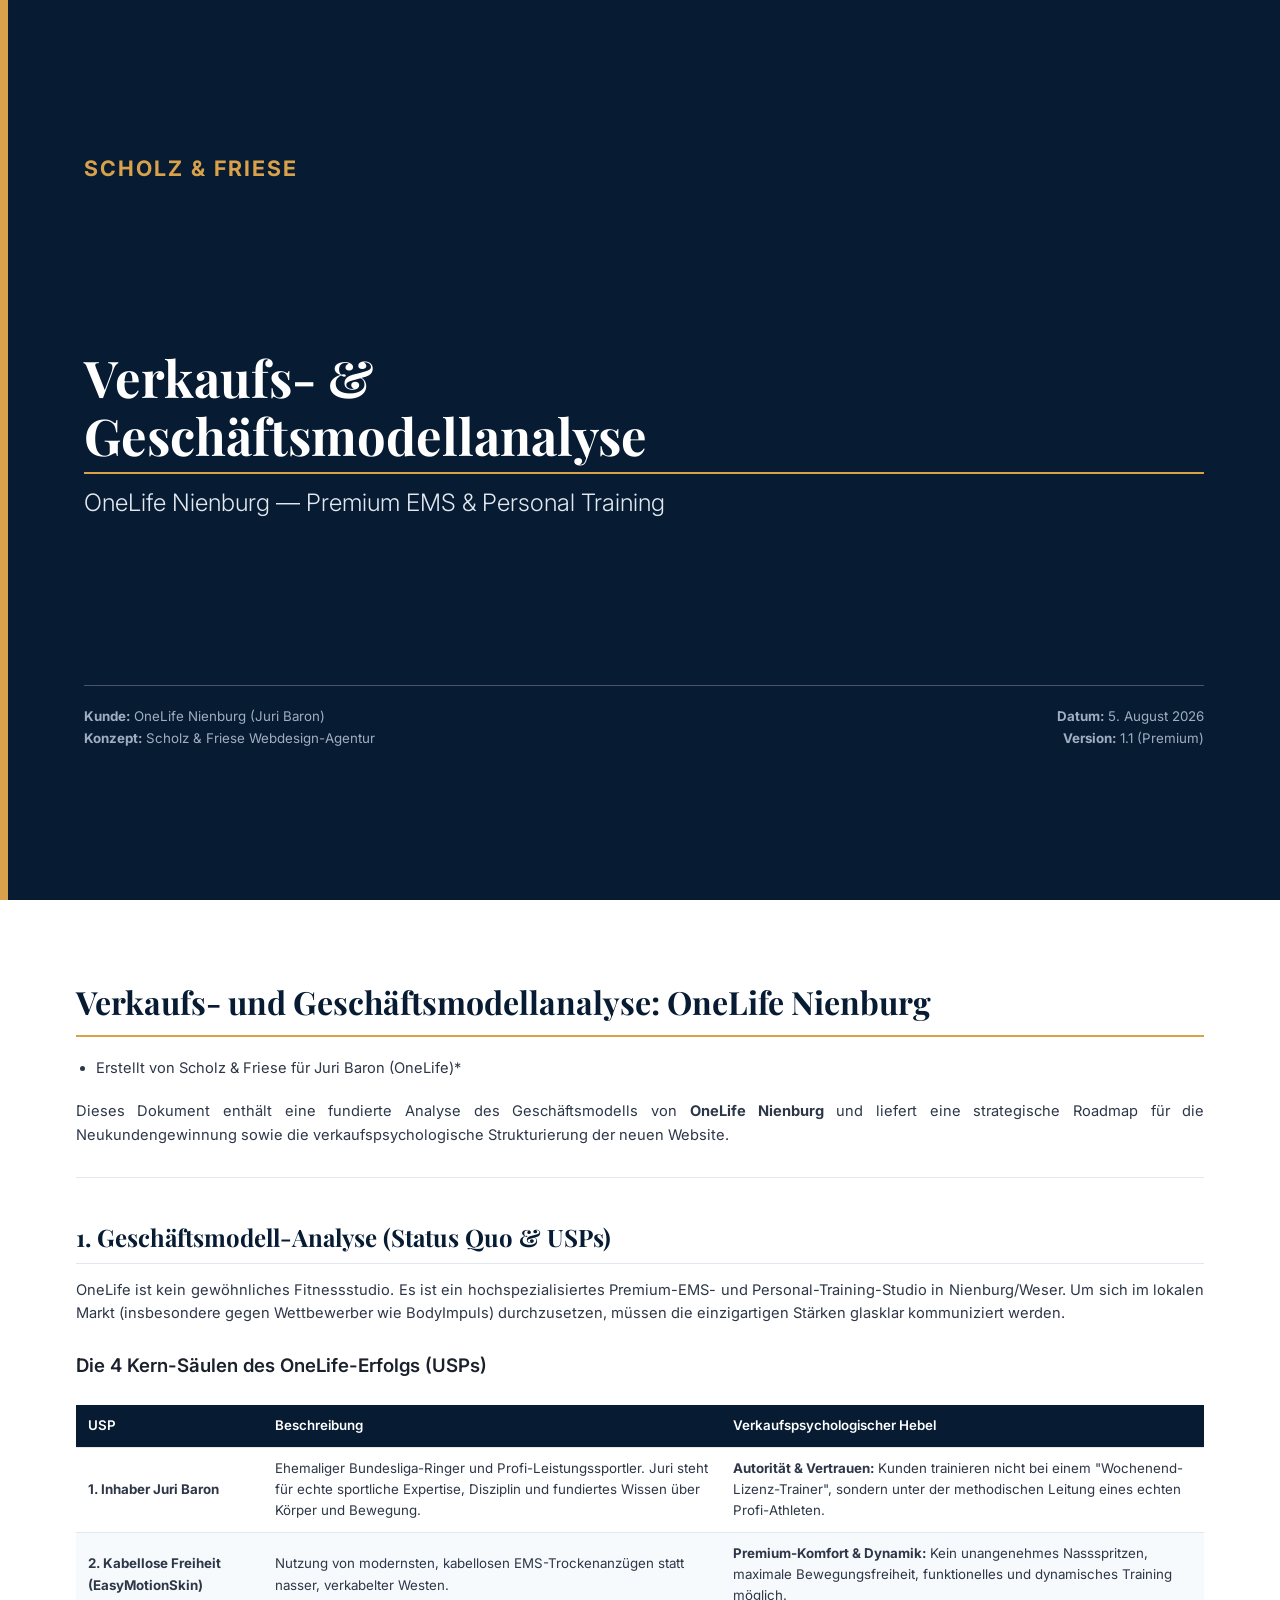
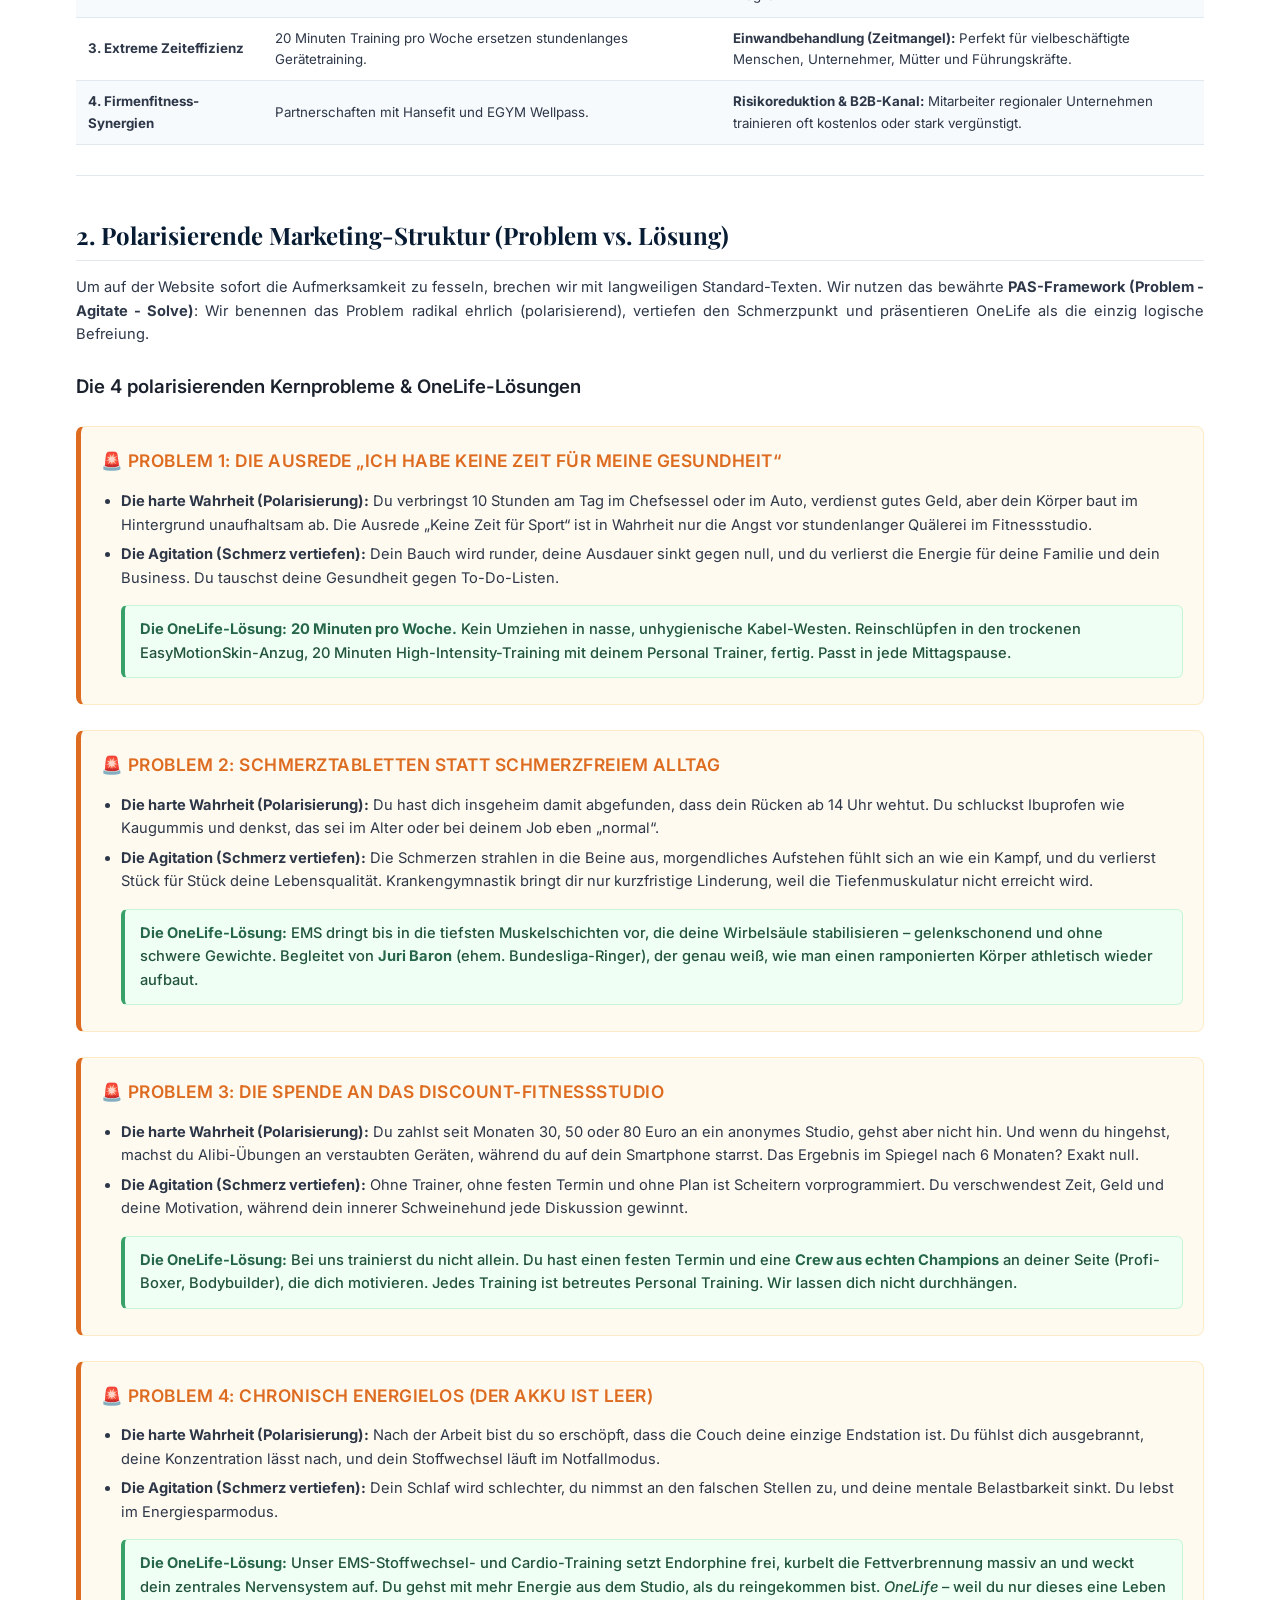
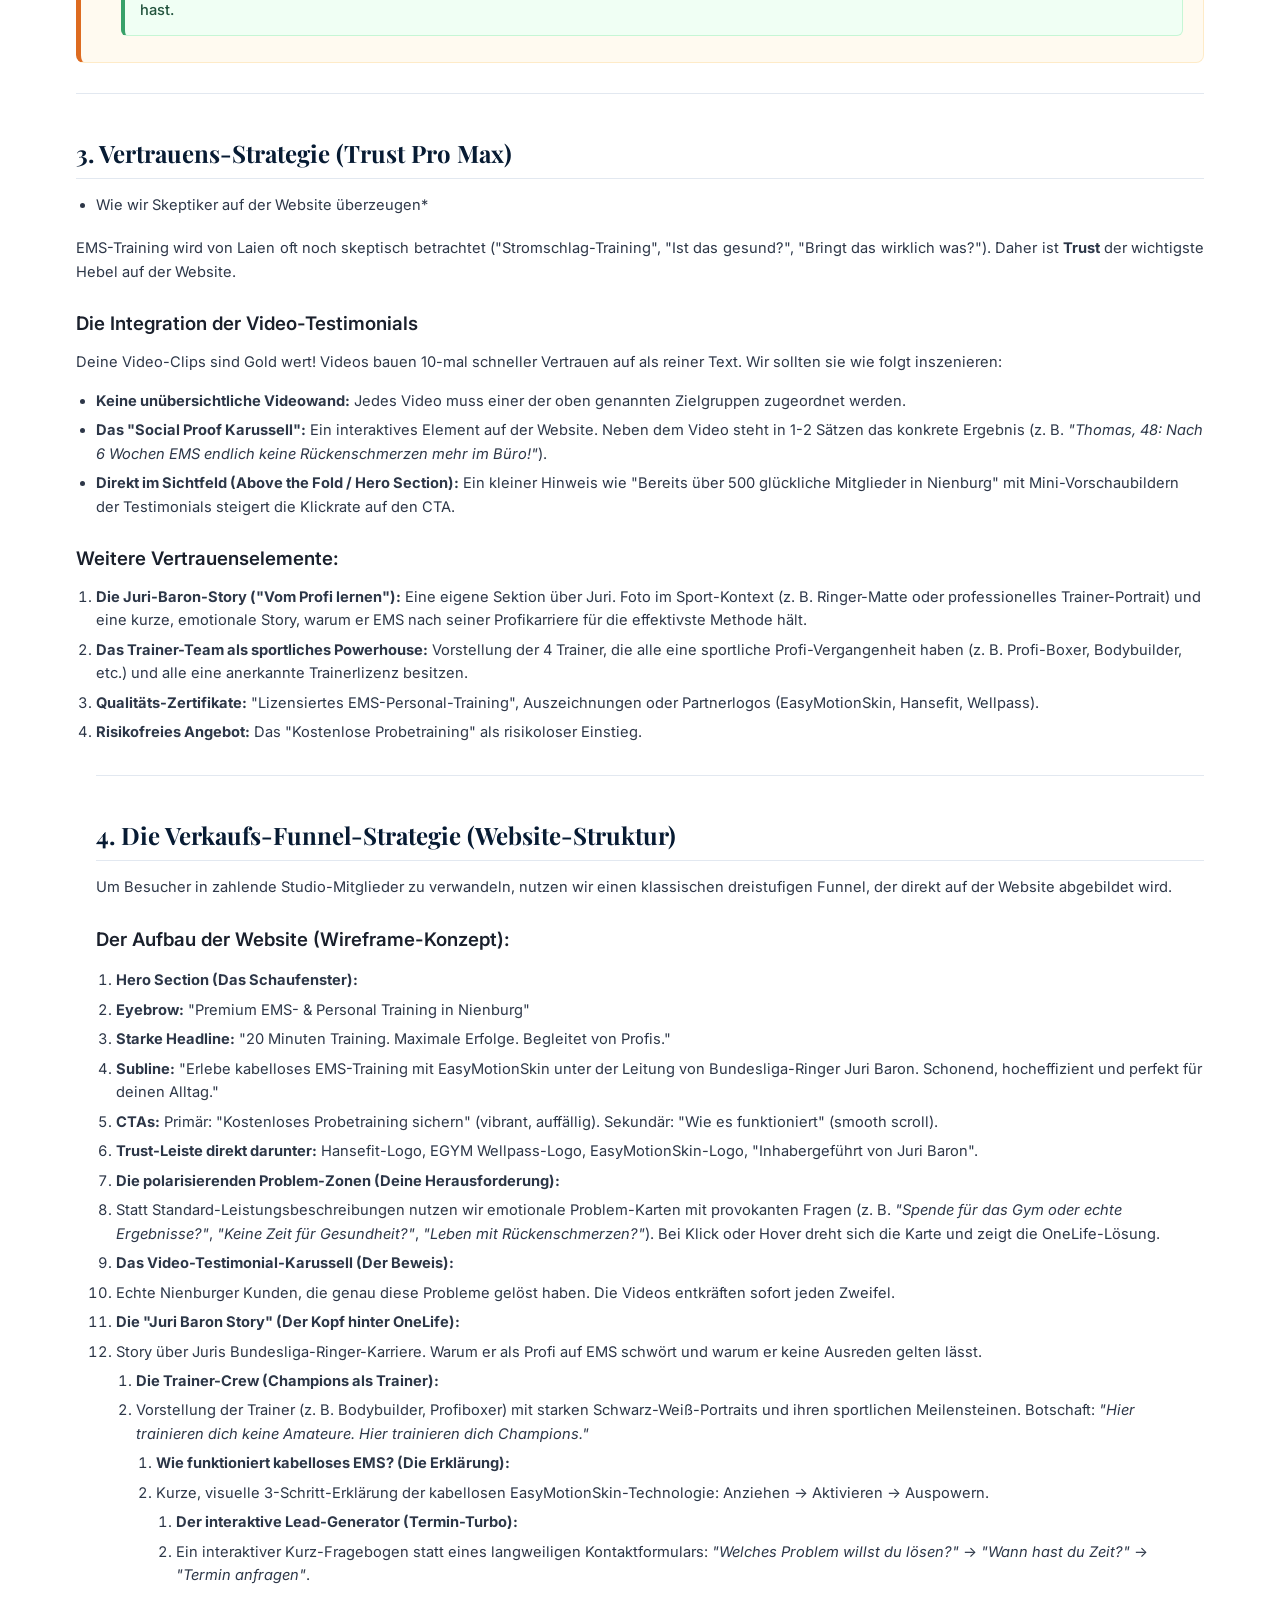
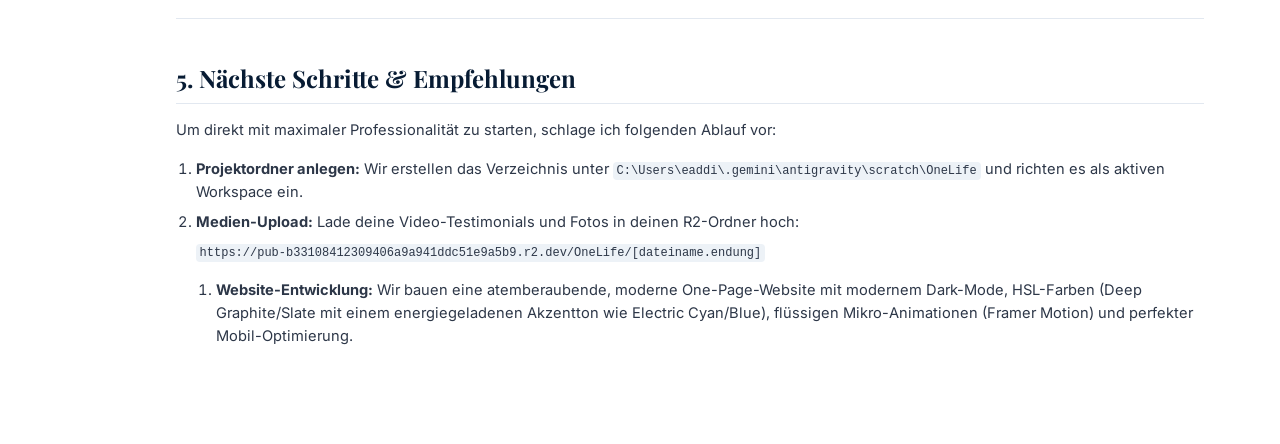
<file: sales_analysis.html>
<!DOCTYPE html>
<html lang="de">
<head>
    <meta charset="UTF-8">
    <title>OneLife Nienburg - Verkaufs- und Geschäftsmodellanalyse</title>
    <style>
        @import url('https://fonts.googleapis.com/css2?family=Inter:wght@300;400;500;600;700&family=Playfair+Display:ital,wght@0,400;0,600;0,700;1,400&display=swap');
        
        * {
            box-sizing: border-box;
        }

        body {
            font-family: 'Inter', sans-serif;
            color: #2d3748;
            line-height: 1.6;
            font-size: 11pt;
            margin: 0;
            padding: 0;
            background-color: #ffffff;
        }

        /* Cover Page */
        .cover-page {
            height: 100vh;
            display: flex;
            flex-direction: column;
            justify-content: space-between;
            padding: 40mm 20mm;
            page-break-after: always;
            border-left: 8px solid #D9A24A; /* Scholz & Friese Gold */
            background-color: #071B33; /* Deep Navy */
            color: #ffffff;
        }

        .cover-logo {
            font-family: 'Inter', sans-serif;
            font-weight: 700;
            font-size: 16pt;
            letter-spacing: 2px;
            color: #D9A24A;
        }

        .cover-title-group {
            margin-top: auto;
            margin-bottom: auto;
        }

        .cover-title {
            font-family: 'Playfair Display', serif;
            font-size: 38pt;
            font-weight: 700;
            line-height: 1.15;
            color: #ffffff;
            margin: 0 0 10px 0;
        }

        .cover-subtitle {
            font-size: 18pt;
            font-weight: 300;
            color: #e2e8f0;
            margin: 0;
        }

        .cover-meta {
            font-size: 10pt;
            color: #a0aec0;
            border-top: 1px solid #4a5568;
            padding-top: 20px;
            display: grid;
            grid-template-columns: 1fr 1fr;
            gap: 10px;
        }

        .cover-meta span {
            display: block;
        }

        /* Content Styles */
        .content-container {
            padding: 20mm;
        }

        h1, h2, h3, h4 {
            color: #071B33;
            font-family: 'Playfair Display', serif;
            page-break-inside: avoid;
        }

        h1 {
            font-size: 24pt;
            border-bottom: 2px solid #D9A24A;
            padding-bottom: 8px;
            margin-top: 0;
            margin-bottom: 20px;
        }

        h2 {
            font-size: 18pt;
            border-bottom: 1px solid #e2e8f0;
            padding-bottom: 6px;
            margin-top: 40px;
            margin-bottom: 15px;
            page-break-before: always;
        }

        h3 {
            font-size: 14pt;
            margin-top: 25px;
            margin-bottom: 12px;
            font-family: 'Inter', sans-serif;
            font-weight: 600;
            color: #1a202c;
        }

        h4 {
            font-size: 12pt;
            margin-top: 15px;
            margin-bottom: 8px;
            font-family: 'Inter', sans-serif;
            font-weight: 600;
        }

        p {
            margin-top: 0;
            margin-bottom: 15px;
            text-align: justify;
        }

        ul, ol {
            margin-top: 0;
            margin-bottom: 20px;
            padding-left: 20px;
        }

        li {
            margin-bottom: 6px;
        }

        /* Tables */
        table {
            width: 100%;
            border-collapse: collapse;
            margin: 25px 0;
            font-size: 10pt;
            page-break-inside: avoid;
        }

        th, td {
            padding: 10px 12px;
            text-align: left;
            border-bottom: 1px solid #e2e8f0;
        }

        th {
            background-color: #071B33;
            color: #ffffff;
            font-weight: 600;
            font-family: 'Inter', sans-serif;
        }

        tr:nth-child(even) {
            background-color: #f7fafc;
        }

        /* Custom Flow Steps (Replaced Mermaid) */
        .flow-step {
            display: flex;
            align-items: center;
            justify-content: space-between;
            background: #f7fafc;
            border: 1px solid #e2e8f0;
            border-radius: 6px;
            padding: 12px 18px;
            margin-bottom: 12px;
            font-size: 10.5pt;
            page-break-inside: avoid;
        }

        .flow-problem {
            color: #c53030;
            font-weight: 600;
            flex: 1;
        }

        .flow-arrow {
            color: #a0aec0;
            font-size: 16pt;
            margin: 0 15px;
        }

        .flow-solution {
            color: #22543d;
            font-weight: 600;
            flex: 1;
            text-align: right;
        }

        /* Problem-Solution Premium Cards styling */
        .problem-card-wrapper {
            background-color: #fffaf0;
            border: 1px solid #feebc8;
            border-left: 5px solid #dd6b20; /* Orange border for problems */
            padding: 20px;
            border-radius: 8px;
            margin: 25px 0;
            page-break-inside: avoid;
        }

        .problem-card-title {
            color: #dd6b20 !important;
            font-size: 13pt !important;
            margin-top: 0 !important;
            margin-bottom: 15px !important;
            text-transform: uppercase;
            letter-spacing: 0.5px;
        }

        .problem-card-wrapper ul {
            margin-bottom: 0;
        }

        .solution-item {
            list-style: none;
            background-color: #f0fff4;
            border: 1px solid #c6f6d5;
            border-left: 4px solid #38a169; /* Green marker */
            margin-top: 15px;
            padding: 12px 15px;
            border-radius: 6px;
            color: #22543d;
            font-weight: 500;
        }

        .solution-item strong {
            color: #276749;
        }

        /* Code block container styles */
        .code-block {
            display: none; /* Hide standard mermaid codes as we visually draw them */
        }

        hr {
            border: 0;
            height: 1px;
            background: #e2e8f0;
            margin: 30px 0;
        }

        code {
            font-family: monospace;
            background-color: #edf2f7;
            padding: 2px 4px;
            border-radius: 4px;
            font-size: 9pt;
        }

        /* Print Settings */
        @media print {
            body {
                -webkit-print-color-adjust: exact;
            }
            .cover-page {
                height: 99vh; /* Adjust for page breaks */
            }
            h2 {
                page-break-before: always;
            }
        }
    </style>
</head>
<body>

    <!-- Cover Page -->
    <div class="cover-page">
        <div class="cover-logo">SCHOLZ & FRIESE</div>
        <div class="cover-title-group">
            <h1 class="cover-title">Verkaufs- &amp;<br>Geschäftsmodellanalyse</h1>
            <p class="cover-subtitle">OneLife Nienburg — Premium EMS &amp; Personal Training</p>
        </div>
        <div class="cover-meta">
            <div>
                <span><strong>Kunde:</strong> OneLife Nienburg (Juri Baron)</span>
                <span><strong>Konzept:</strong> Scholz &amp; Friese Webdesign-Agentur</span>
            </div>
            <div style="text-align: right;">
                <span><strong>Datum:</strong> 5. August 2026</span>
                <span><strong>Version:</strong> 1.1 (Premium)</span>
            </div>
        </div>
    </div>

    <!-- Main Content -->
    <div class="content-container">
        <h1>Verkaufs- und Geschäftsmodellanalyse: OneLife Nienburg</h1>
<ul>
<li>Erstellt von Scholz & Friese für Juri Baron (OneLife)*</li>
</ul>
<p></p>
<p>Dieses Dokument enthält eine fundierte Analyse des Geschäftsmodells von <strong>OneLife Nienburg</strong> und liefert eine strategische Roadmap für die Neukundengewinnung sowie die verkaufspsychologische Strukturierung der neuen Website.</p>
<p></p>
<hr>
<p></p>
<h2>1. Geschäftsmodell-Analyse (Status Quo & USPs)</h2>
<p></p>
<p>OneLife ist kein gewöhnliches Fitnessstudio. Es ist ein hochspezialisiertes Premium-EMS- und Personal-Training-Studio in Nienburg/Weser. Um sich im lokalen Markt (insbesondere gegen Wettbewerber wie BodyImpuls) durchzusetzen, müssen die einzigartigen Stärken glasklar kommuniziert werden.</p>
<p></p>
<h3>Die 4 Kern-Säulen des OneLife-Erfolgs (USPs)</h3>
<p></p>
<table><thead><tr><th>USP</th><th>Beschreibung</th><th>Verkaufspsychologischer Hebel</th></tr></thead><tbody>
<tr><td><strong>1. Inhaber Juri Baron</strong></td><td>Ehemaliger Bundesliga-Ringer und Profi-Leistungssportler. Juri steht für echte sportliche Expertise, Disziplin und fundiertes Wissen über Körper und Bewegung.</td><td><strong>Autorität & Vertrauen:</strong> Kunden trainieren nicht bei einem "Wochenend-Lizenz-Trainer", sondern unter der methodischen Leitung eines echten Profi-Athleten.</td></tr>
<tr><td><strong>2. Kabellose Freiheit (EasyMotionSkin)</strong></td><td>Nutzung von modernsten, kabellosen EMS-Trockenanzügen statt nasser, verkabelter Westen.</td><td><strong>Premium-Komfort & Dynamik:</strong> Kein unangenehmes Nassspritzen, maximale Bewegungsfreiheit, funktionelles und dynamisches Training möglich.</td></tr>
<tr><td><strong>3. Extreme Zeiteffizienz</strong></td><td>20 Minuten Training pro Woche ersetzen stundenlanges Gerätetraining.</td><td><strong>Einwandbehandlung (Zeitmangel):</strong> Perfekt für vielbeschäftigte Menschen, Unternehmer, Mütter und Führungskräfte.</td></tr>
<tr><td><strong>4. Firmenfitness-Synergien</strong></td><td>Partnerschaften mit Hansefit und EGYM Wellpass.</td><td><strong>Risikoreduktion & B2B-Kanal:</strong> Mitarbeiter regionaler Unternehmen trainieren oft kostenlos oder stark vergünstigt.</td></tr>
</tbody></table>
<p></p>
<hr>
<p></p>
<h2>2. Polarisierende Marketing-Struktur (Problem vs. Lösung)</h2>
<p></p>
<p>Um auf der Website sofort die Aufmerksamkeit zu fesseln, brechen wir mit langweiligen Standard-Texten. Wir nutzen das bewährte <strong>PAS-Framework (Problem - Agitate - Solve)</strong>: Wir benennen das Problem radikal ehrlich (polarisierend), vertiefen den Schmerzpunkt und präsentieren OneLife als die einzig logische Befreiung.</p>
<p></p>
<h3>Die 4 polarisierenden Kernprobleme & OneLife-Lösungen</h3>
<p></p>
<div class="code-block mermaid"><div class="code-content"><div class="flow-step">
            <span class="flow-problem">❌  Die Zeitlüge - 'Keine Zeit für Sport']</span>
            <span class="flow-arrow">➔</span>
            <span class="flow-solution">🚀  20 Min. kabelloses EMS - Effizient in der Mittagspause]</span>
          </div><div class="flow-step">
            <span class="flow-problem">❌  Das stille Leiden - 'Rückenschmerzen als Alltag']</span>
            <span class="flow-arrow">➔</span>
            <span class="flow-solution">🚀  Tiefenmuskel-Aufbau - Unter Anleitung von Bundesliga-Ringer Juri]</span>
          </div><div class="flow-step">
            <span class="flow-problem">❌  Die Gym-Lüge - 'Zahlen ohne Ergebnisse']</span>
            <span class="flow-arrow">➔</span>
            <span class="flow-solution">🚀  Personal Training mit Champions - Bodybuilder & Profiboxer pushen dich]</span>
          </div><div class="flow-step">
            <span class="flow-problem">❌  Der Energie-Crash - 'Dauerhaft platt auf der Couch']</span>
            <span class="flow-arrow">➔</span>
            <span class="flow-solution">🚀  Hormon- & Stoffwechsel-Boost - Lebensenergie in Rekordzeit]</span>
          </div></div></div><p></p>
<div class="problem-card-wrapper"><h4 class="problem-card-title">🚨 PROBLEM 1: Die Ausrede „Ich habe keine Zeit für meine Gesundheit“</h4><ul>
<li><strong>Die harte Wahrheit (Polarisierung):</strong> Du verbringst 10 Stunden am Tag im Chefsessel oder im Auto, verdienst gutes Geld, aber dein Körper baut im Hintergrund unaufhaltsam ab. Die Ausrede „Keine Zeit für Sport“ ist in Wahrheit nur die Angst vor stundenlanger Quälerei im Fitnessstudio.</li>
<li><strong>Die Agitation (Schmerz vertiefen):</strong> Dein Bauch wird runder, deine Ausdauer sinkt gegen null, und du verlierst die Energie für deine Familie und dein Business. Du tauschst deine Gesundheit gegen To-Do-Listen.</li>
<li class="solution-item"><strong>Die OneLife-Lösung:</strong> <strong>20 Minuten pro Woche.</strong> Kein Umziehen in nasse, unhygienische Kabel-Westen. Reinschlüpfen in den trockenen EasyMotionSkin-Anzug, 20 Minuten High-Intensity-Training mit deinem Personal Trainer, fertig. Passt in jede Mittagspause.</li>
</div><!-- close problem-card-wrapper -->
</ul>
<p></p>
<div class="problem-card-wrapper"><h4 class="problem-card-title">🚨 PROBLEM 2: Schmerztabletten statt schmerzfreiem Alltag</h4><ul>
<li><strong>Die harte Wahrheit (Polarisierung):</strong> Du hast dich insgeheim damit abgefunden, dass dein Rücken ab 14 Uhr wehtut. Du schluckst Ibuprofen wie Kaugummis und denkst, das sei im Alter oder bei deinem Job eben „normal“.</li>
<li><strong>Die Agitation (Schmerz vertiefen):</strong> Die Schmerzen strahlen in die Beine aus, morgendliches Aufstehen fühlt sich an wie ein Kampf, und du verlierst Stück für Stück deine Lebensqualität. Krankengymnastik bringt dir nur kurzfristige Linderung, weil die Tiefenmuskulatur nicht erreicht wird.</li>
<li class="solution-item"><strong>Die OneLife-Lösung:</strong> EMS dringt bis in die tiefsten Muskelschichten vor, die deine Wirbelsäule stabilisieren – gelenkschonend und ohne schwere Gewichte. Begleitet von <strong>Juri Baron</strong> (ehem. Bundesliga-Ringer), der genau weiß, wie man einen ramponierten Körper athletisch wieder aufbaut.</li>
</div><!-- close problem-card-wrapper -->
</ul>
<p></p>
<div class="problem-card-wrapper"><h4 class="problem-card-title">🚨 PROBLEM 3: Die Spende an das Discount-Fitnessstudio</h4><ul>
<li><strong>Die harte Wahrheit (Polarisierung):</strong> Du zahlst seit Monaten 30, 50 oder 80 Euro an ein anonymes Studio, gehst aber nicht hin. Und wenn du hingehst, machst du Alibi-Übungen an verstaubten Geräten, während du auf dein Smartphone starrst. Das Ergebnis im Spiegel nach 6 Monaten? Exakt null.</li>
<li><strong>Die Agitation (Schmerz vertiefen):</strong> Ohne Trainer, ohne festen Termin und ohne Plan ist Scheitern vorprogrammiert. Du verschwendest Zeit, Geld und deine Motivation, während dein innerer Schweinehund jede Diskussion gewinnt.</li>
<li class="solution-item"><strong>Die OneLife-Lösung:</strong> Bei uns trainierst du nicht allein. Du hast einen festen Termin und eine <strong>Crew aus echten Champions</strong> an deiner Seite (Profi-Boxer, Bodybuilder), die dich motivieren. Jedes Training ist betreutes Personal Training. Wir lassen dich nicht durchhängen.</li>
</div><!-- close problem-card-wrapper -->
</ul>
<p></p>
<div class="problem-card-wrapper"><h4 class="problem-card-title">🚨 PROBLEM 4: Chronisch energielos (Der Akku ist leer)</h4><ul>
<li><strong>Die harte Wahrheit (Polarisierung):</strong> Nach der Arbeit bist du so erschöpft, dass die Couch deine einzige Endstation ist. Du fühlst dich ausgebrannt, deine Konzentration lässt nach, und dein Stoffwechsel läuft im Notfallmodus.</li>
<li><strong>Die Agitation (Schmerz vertiefen):</strong> Dein Schlaf wird schlechter, du nimmst an den falschen Stellen zu, und deine mentale Belastbarkeit sinkt. Du lebst im Energiesparmodus.</li>
<li class="solution-item"><strong>Die OneLife-Lösung:</strong> Unser EMS-Stoffwechsel- und Cardio-Training setzt Endorphine frei, kurbelt die Fettverbrennung massiv an und weckt dein zentrales Nervensystem auf. Du gehst mit mehr Energie aus dem Studio, als du reingekommen bist. <em>OneLife</em> – weil du nur dieses eine Leben hast.</li>
</div><!-- close problem-card-wrapper -->
</ul>
<p></p>
<hr>
<p></p>
<h2>3. Vertrauens-Strategie (Trust Pro Max)</h2>
<ul>
<li>Wie wir Skeptiker auf der Website überzeugen*</li>
</ul>
<p></p>
<p>EMS-Training wird von Laien oft noch skeptisch betrachtet ("Stromschlag-Training", "Ist das gesund?", "Bringt das wirklich was?"). Daher ist <strong>Trust</strong> der wichtigste Hebel auf der Website.</p>
<p></p>
<h3>Die Integration der Video-Testimonials</h3>
<p>Deine Video-Clips sind Gold wert! Videos bauen 10-mal schneller Vertrauen auf als reiner Text. Wir sollten sie wie folgt inszenieren:</p>
<ul>
<li><strong>Keine unübersichtliche Videowand:</strong> Jedes Video muss einer der oben genannten Zielgruppen zugeordnet werden.</li>
<li><strong>Das "Social Proof Karussell":</strong> Ein interaktives Element auf der Website. Neben dem Video steht in 1-2 Sätzen das konkrete Ergebnis (z. B. <em>"Thomas, 48: Nach 6 Wochen EMS endlich keine Rückenschmerzen mehr im Büro!"</em>).</li>
<li><strong>Direkt im Sichtfeld (Above the Fold / Hero Section):</strong> Ein kleiner Hinweis wie "Bereits über 500 glückliche Mitglieder in Nienburg" mit Mini-Vorschaubildern der Testimonials steigert die Klickrate auf den CTA.</li>
</ul>
<p></p>
<h3>Weitere Vertrauenselemente:</h3>
<ol>
<li><strong>Die Juri-Baron-Story ("Vom Profi lernen"):</strong> Eine eigene Sektion über Juri. Foto im Sport-Kontext (z. B. Ringer-Matte oder professionelles Trainer-Portrait) und eine kurze, emotionale Story, warum er EMS nach seiner Profikarriere für die effektivste Methode hält.</li>
<li><strong>Das Trainer-Team als sportliches Powerhouse:</strong> Vorstellung der 4 Trainer, die alle eine sportliche Profi-Vergangenheit haben (z. B. Profi-Boxer, Bodybuilder, etc.) und alle eine anerkannte Trainerlizenz besitzen.</li>
<li><strong>Qualitäts-Zertifikate:</strong> "Lizensiertes EMS-Personal-Training", Auszeichnungen oder Partnerlogos (EasyMotionSkin, Hansefit, Wellpass).</li>
<li><strong>Risikofreies Angebot:</strong> Das "Kostenlose Probetraining" als risikoloser Einstieg.</li>
</ul>
<p></p>
<hr>
<p></p>
<h2>4. Die Verkaufs-Funnel-Strategie (Website-Struktur)</h2>
<p></p>
<p>Um Besucher in zahlende Studio-Mitglieder zu verwandeln, nutzen wir einen klassischen dreistufigen Funnel, der direkt auf der Website abgebildet wird.</p>
<p></p>
<div class="code-block mermaid"><div class="code-content"><br>B->>W: Landet auf Hero-Section (Erkennt sofort USP & Juri's Expertise)<br>W->>W: Liest Schmerzpunkt-Sektionen & schaut Video-Testimonials<br>B->>W: Klickt auf "Kostenloses Probetraining vereinbaren"<br>W->>W: Nutzt interaktiven 3-Schritte-Terminfinder<br>B->>S: Erscheint zum Probetraining (Persönlicher Kontakt mit Juri/Team)<br>S->>S: Abschluss der Premium-Mitgliedschaft<br></div></div><p></p>
<h3>Der Aufbau der Website (Wireframe-Konzept):</h3>
<p></p>
<ol>
<li><strong>Hero Section (Das Schaufenster):</strong></li>
<li><strong>Eyebrow:</strong> "Premium EMS- & Personal Training in Nienburg"</li>
<li><strong>Starke Headline:</strong> "20 Minuten Training. Maximale Erfolge. Begleitet von Profis."</li>
<li><strong>Subline:</strong> "Erlebe kabelloses EMS-Training mit EasyMotionSkin unter der Leitung von Bundesliga-Ringer Juri Baron. Schonend, hocheffizient und perfekt für deinen Alltag."</li>
<li><strong>CTAs:</strong> Primär: "Kostenloses Probetraining sichern" (vibrant, auffällig). Sekundär: "Wie es funktioniert" (smooth scroll).</li>
<li><strong>Trust-Leiste direkt darunter:</strong> Hansefit-Logo, EGYM Wellpass-Logo, EasyMotionSkin-Logo, "Inhabergeführt von Juri Baron".</li>
<li><strong>Die polarisierenden Problem-Zonen (Deine Herausforderung):</strong></li>
<li>Statt Standard-Leistungsbeschreibungen nutzen wir emotionale Problem-Karten mit provokanten Fragen (z. B. <em>"Spende für das Gym oder echte Ergebnisse?"</em>, <em>"Keine Zeit für Gesundheit?"</em>, <em>"Leben mit Rückenschmerzen?"</em>). Bei Klick oder Hover dreht sich die Karte und zeigt die OneLife-Lösung.</li>
<li><strong>Das Video-Testimonial-Karussell (Der Beweis):</strong></li>
<li>Echte Nienburger Kunden, die genau diese Probleme gelöst haben. Die Videos entkräften sofort jeden Zweifel.</li>
<li><strong>Die "Juri Baron Story" (Der Kopf hinter OneLife):</strong></li>
<li>Story über Juris Bundesliga-Ringer-Karriere. Warum er als Profi auf EMS schwört und warum er keine Ausreden gelten lässt.</li>
</ul>
<ol>
<li><strong>Die Trainer-Crew (Champions als Trainer):</strong></li>
<li>Vorstellung der Trainer (z. B. Bodybuilder, Profiboxer) mit starken Schwarz-Weiß-Portraits und ihren sportlichen Meilensteinen. Botschaft: <em>"Hier trainieren dich keine Amateure. Hier trainieren dich Champions."</em></li>
</ul>
<ol>
<li><strong>Wie funktioniert kabelloses EMS? (Die Erklärung):</strong></li>
<li>Kurze, visuelle 3-Schritt-Erklärung der kabellosen EasyMotionSkin-Technologie: Anziehen -> Aktivieren -> Auspowern.</li>
</ul>
<ol>
<li><strong>Der interaktive Lead-Generator (Termin-Turbo):</strong></li>
<li>Ein interaktiver Kurz-Fragebogen statt eines langweiligen Kontaktformulars: <em>"Welches Problem willst du lösen?"</em> -> <em>"Wann hast du Zeit?"</em> -> <em>"Termin anfragen"</em>.</li>
</ul>
<p></p>
<hr>
<p></p>
<h2>5. Nächste Schritte & Empfehlungen</h2>
<p></p>
<p>Um direkt mit maximaler Professionalität zu starten, schlage ich folgenden Ablauf vor:</p>
<p></p>
<ol>
<li><strong>Projektordner anlegen:</strong> Wir erstellen das Verzeichnis unter <code>C:\Users\eaddi\.gemini\antigravity\scratch\OneLife</code> und richten es als aktiven Workspace ein.</li>
<li><strong>Medien-Upload:</strong> Lade deine Video-Testimonials und Fotos in deinen R2-Ordner hoch:</li>
</ul>
<p><code>https://pub-b33108412309406a9a941ddc51e9a5b9.r2.dev/OneLife/[dateiname.endung]</code></p>
<ol>
<li><strong>Website-Entwicklung:</strong> Wir bauen eine atemberaubende, moderne One-Page-Website mit modernem Dark-Mode, HSL-Farben (Deep Graphite/Slate mit einem energiegeladenen Akzentton wie Electric Cyan/Blue), flüssigen Mikro-Animationen (Framer Motion) und perfekter Mobil-Optimierung.</li>
</ul>
<p></p>
<p></p>

    </div>

</body>
</html>
</file>
